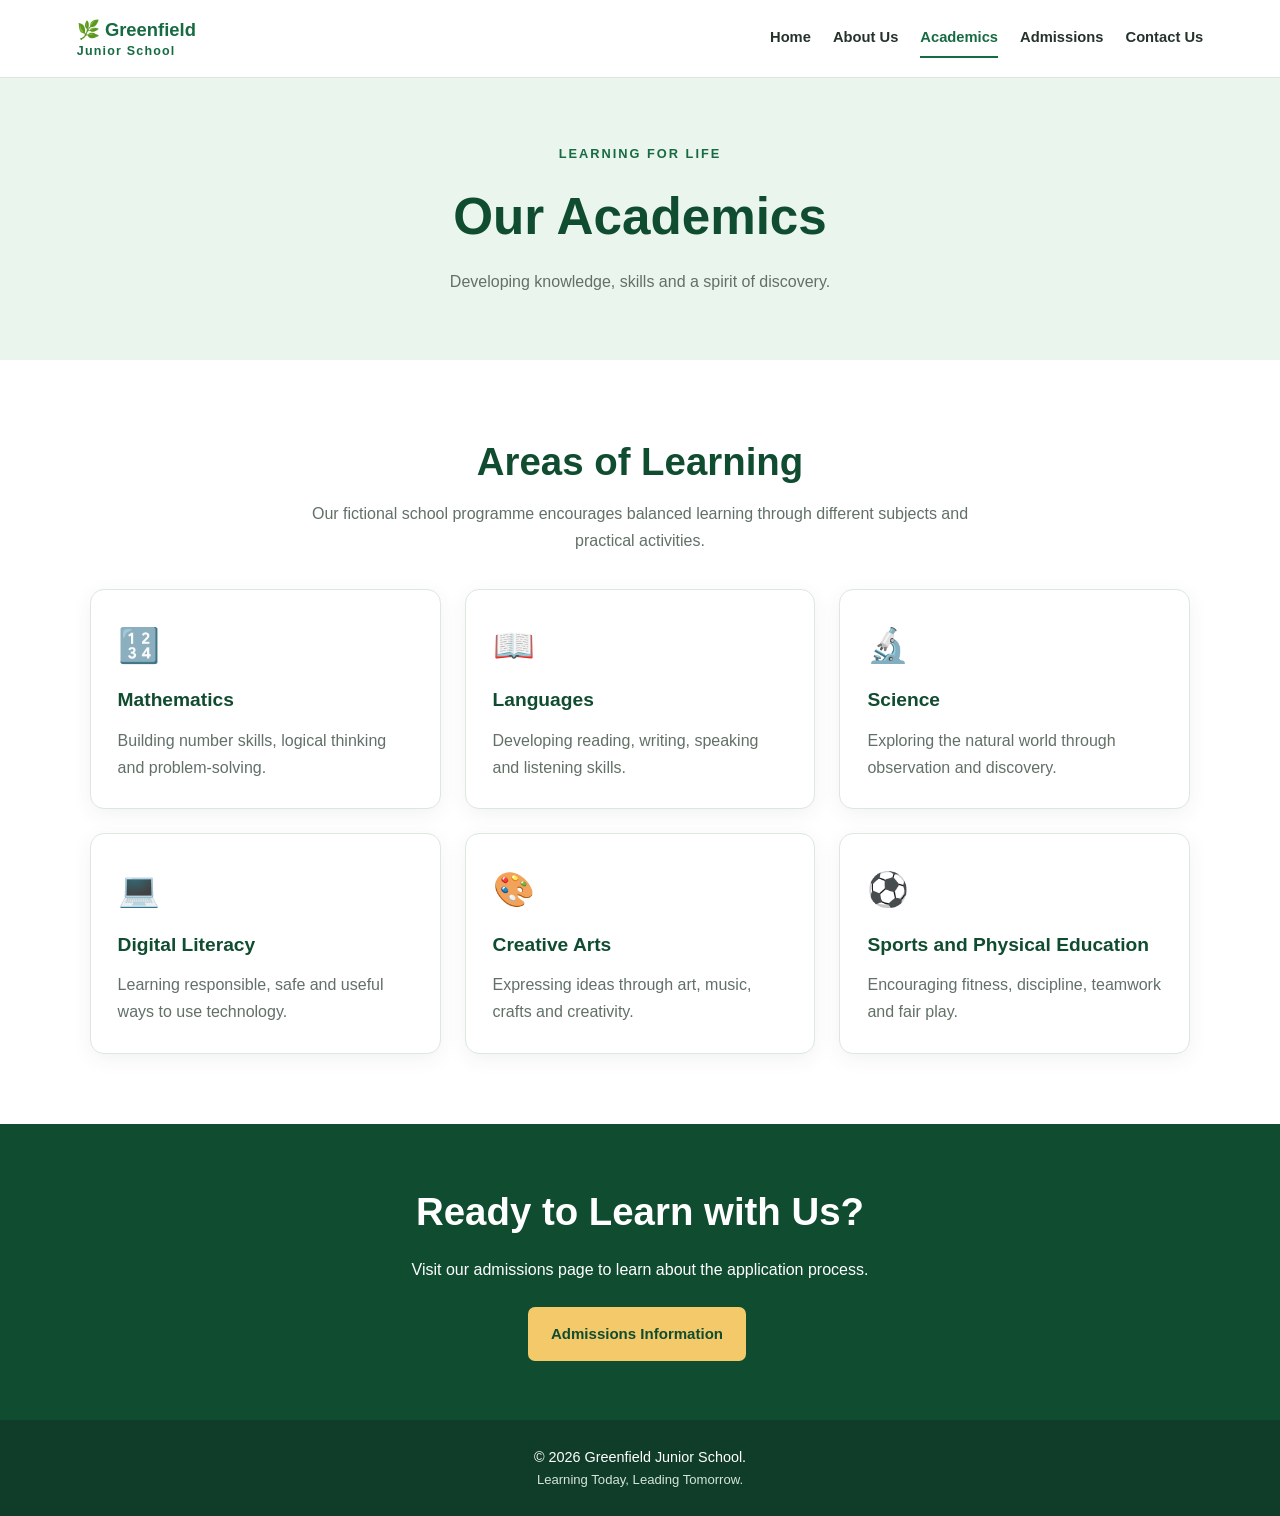
<file: admmissions.html>
<!DOCTYPE html>
<html lang="en">
<head>
  <meta charset="UTF-8">
  <meta name="viewport" content="width=device-width, initial-scale=1.0">
  <title>Academics | Greenfield Junior School</title>
  <link rel="stylesheet" href="style.css">
  <script src="script.js" defer></script>
</head>
<body>
  <header class="site-header">
    <a class="logo" href="index.html">🌿 Greenfield <span>Junior School</span></a>
    <button class="menu-toggle" aria-label="Toggle navigation"
      aria-expanded="false">☰</button>
    <nav class="nav">
      <a href="index.html">Home</a>
      <a href="about.html">About Us</a>
      <a class="active" href="academics.html">Academics</a>
      <a href="admissions.html">Admissions</a>
      <a href="contact.html">Contact Us</a>
    </nav>
  </header>

  <main>
    <section class="page-banner">
      <p class="eyebrow">LEARNING FOR LIFE</p>
      <h1>Our Academics</h1>
      <p>Developing knowledge, skills and a spirit of discovery.</p>
    </section>

    <section class="section">
      <div class="section-heading">
        <h2>Areas of Learning</h2>
        <p>Our fictional school programme encourages balanced learning
          through different subjects and practical activities.</p>
      </div>

      <div class="cards">
        <article class="card">
          <div class="card-icon">🔢</div>
          <h3>Mathematics</h3>
          <p>Building number skills, logical thinking and problem-solving.</p>
        </article>
        <article class="card">
          <div class="card-icon">📖</div>
          <h3>Languages</h3>
          <p>Developing reading, writing, speaking and listening skills.</p>
        </article>
        <article class="card">
          <div class="card-icon">🔬</div>
          <h3>Science</h3>
          <p>Exploring the natural world through observation and discovery.</p>
        </article>
        <article class="card">
          <div class="card-icon">💻</div>
          <h3>Digital Literacy</h3>
          <p>Learning responsible, safe and useful ways to use technology.</p>
        </article>
        <article class="card">
          <div class="card-icon">🎨</div>
          <h3>Creative Arts</h3>
          <p>Expressing ideas through art, music, crafts and creativity.</p>
        </article>
        <article class="card">
          <div class="card-icon">⚽</div>
          <h3>Sports and Physical Education</h3>
          <p>Encouraging fitness, discipline, teamwork and fair play.</p>
        </article>
      </div>
    </section>

    <section class="callout">
      <h2>Ready to Learn with Us?</h2>
      <p>Visit our admissions page to learn about the application process.</p>
      <a class="btn" href="admissions.html">Admissions Information</a>
    </section>
  </main>

  <footer class="footer">
    <p>© <span id="year"></span> Greenfield Junior School.</p>
    <p>Learning Today, Leading Tomorrow.</p>
  </footer>
</body>
</html>
</file>
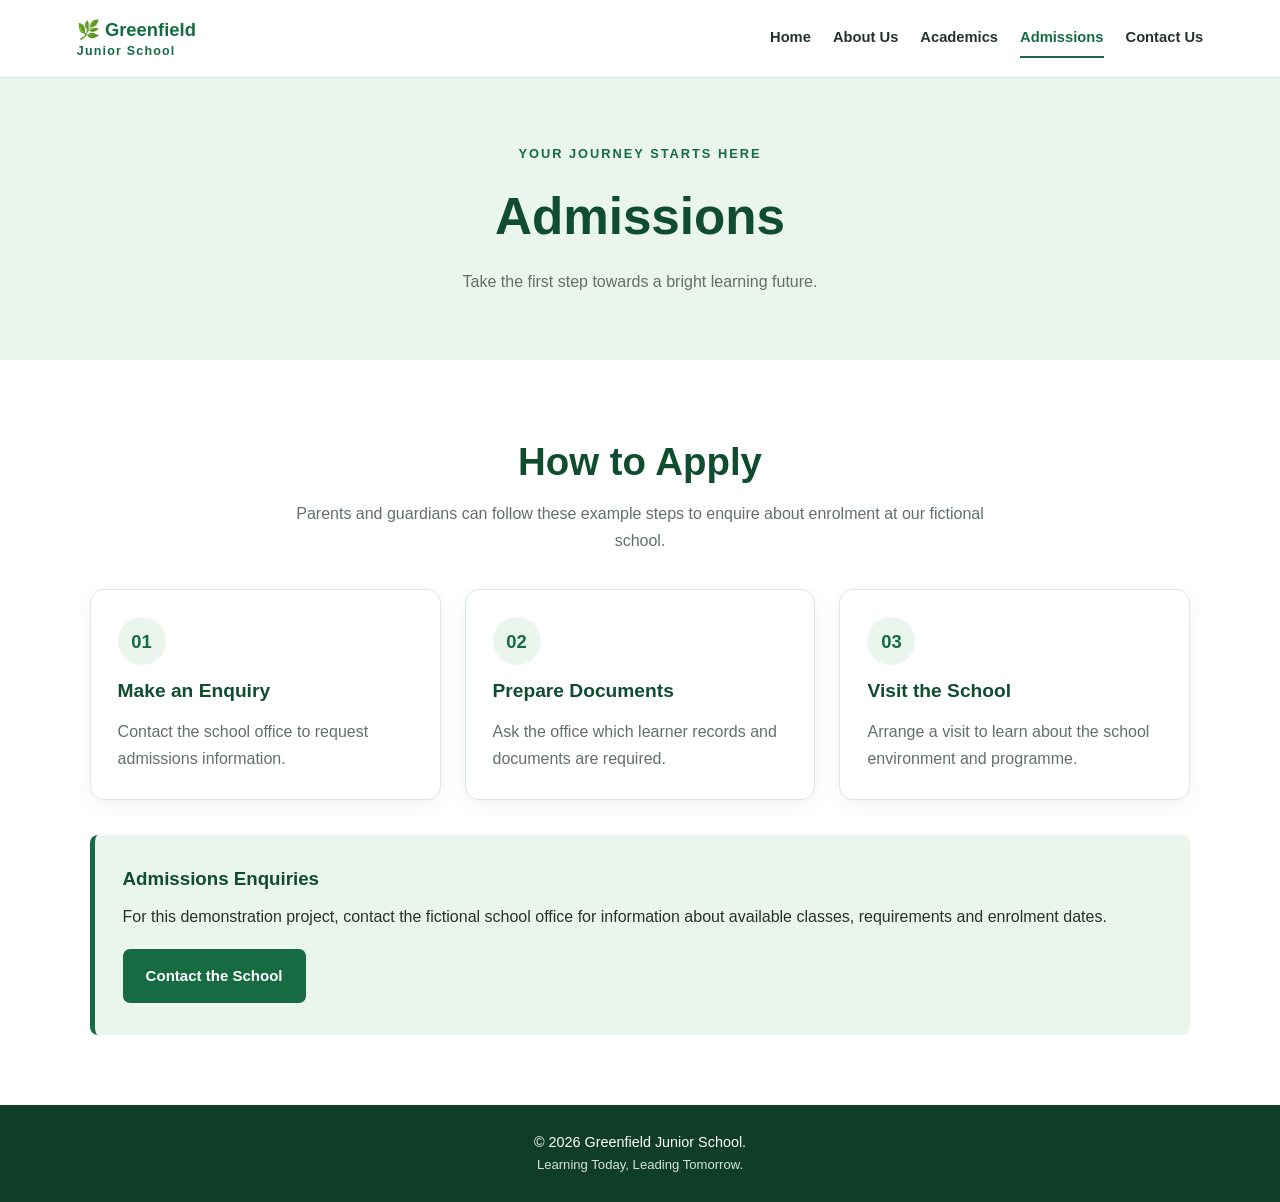
<file: contacts.html>
<!DOCTYPE html>
<html lang="en">
<head>
  <meta charset="UTF-8">
  <meta name="viewport" content="width=device-width, initial-scale=1.0">
  <title>Admissions | Greenfield Junior School</title>
  <link rel="stylesheet" href="style.css">
  <script src="script.js" defer></script>
</head>
<body>
  <header class="site-header">
    <a class="logo" href="index.html">🌿 Greenfield <span>Junior School</span></a>
    <button class="menu-toggle" aria-label="Toggle navigation"
      aria-expanded="false">☰</button>
    <nav class="nav">
      <a href="index.html">Home</a>
      <a href="about.html">About Us</a>
      <a href="academics.html">Academics</a>
      <a class="active" href="admissions.html">Admissions</a>
      <a href="contact.html">Contact Us</a>
    </nav>
  </header>

  <main>
    <section class="page-banner">
      <p class="eyebrow">YOUR JOURNEY STARTS HERE</p>
      <h1>Admissions</h1>
      <p>Take the first step towards a bright learning future.</p>
    </section>

    <section class="section">
      <div class="section-heading">
        <h2>How to Apply</h2>
        <p>Parents and guardians can follow these example steps
          to enquire about enrolment at our fictional school.</p>
      </div>

      <div class="cards">
        <article class="card">
          <div class="step-number">01</div>
          <h3>Make an Enquiry</h3>
          <p>Contact the school office to request admissions information.</p>
        </article>
        <article class="card">
          <div class="step-number">02</div>
          <h3>Prepare Documents</h3>
          <p>Ask the office which learner records and documents are required.</p>
        </article>
        <article class="card">
          <div class="step-number">03</div>
          <h3>Visit the School</h3>
          <p>Arrange a visit to learn about the school environment and programme.</p>
        </article>
      </div>

      <div class="notice">
        <h3>Admissions Enquiries</h3>
        <p>For this demonstration project, contact the fictional school
          office for information about available classes, requirements
          and enrolment dates.</p>
        <a class="btn" href="contact.html">Contact the School</a>
      </div>
    </section>
  </main>

  <footer class="footer">
    <p>© <span id="year"></span> Greenfield Junior School.</p>
    <p>Learning Today, Leading Tomorrow.</p>
  </footer>
</body>
</htm>
</file>
<file: style.css>
/* GREENFIELD JUNIOR SCHOOL WEBSITE */

:root {
  --green: #176b43;
  --dark-green: #104c30;
  --light-green: #eaf5ed;
  --gold: #f3c969;
  --text: #25332b;
  --muted: #627067;
  --white: #ffffff;
  --background: #f8faf8;
  --border: #dce7de;
}

* {
  box-sizing: border-box;
  margin: 0;
  padding: 0;
}

html {
  scroll-behavior: smooth;
}

body {
  font-family: Arial, Helvetica, sans-serif;
  color: var(--text);
  background: var(--white);
  line-height: 1.7;
}

a {
  color: inherit;
  text-decoration: none;
}

img {
  max-width: 100%;
  display: block;
}

.site-header {
  min-height: 78px;
  padding: 16px 6%;
  display: flex;
  justify-content: space-between;
  align-items: center;
  gap: 20px;
  background: var(--white);
  border-bottom: 1px solid var(--border);
  position: relative;
  z-index: 10;
}

.logo {
  color: var(--green);
  font-size: 1.15rem;
  font-weight: 800;
  line-height: 1.4;
}

.logo span {
  display: block;
  font-size: 0.78rem;
  letter-spacing: 1.2px;
}

.nav {
  display: flex;
  align-items: center;
  gap: 22px;
}

.nav a {
  font-size: 0.92rem;
  font-weight: 600;
  padding: 6px 0;
  border-bottom: 2px solid transparent;
}

.nav a:hover,
.nav a.active {
  color: var(--green);
  border-bottom-color: var(--green);
}

.menu-toggle {
  display: none;
  font-size: 1.6rem;
  background: none;
  border: none;
  cursor: pointer;
  color: var(--green);
}

.hero {
  padding: 65px 6%;
  display: grid;
  grid-template-columns: 1.05fr 0.95fr;
  align-items: center;
  gap: 45px;
  background: linear-gradient(135deg, #edf7ef, #ffffff);
}

.hero-content h1 {
  font-size: clamp(2.2rem, 4vw, 3.7rem);
  line-height: 1.12;
  margin: 14px 0 20px;
  color: var(--dark-green);
}

.hero-content h1 span {
  color: var(--green);
}

.hero-content > p:not(.eyebrow) {
  max-width: 570px;
  margin-bottom: 26px;
  color: var(--muted);
}

.hero img {
  width: 100%;
  height: 380px;
  object-fit: cover;
  border-radius: 22px;
  box-shadow: 0 16px 40px #163d2418;
}

.eyebrow {
  color: var(--green);
  font-size: 0.8rem;
  font-weight: 800;
  letter-spacing: 2px;
}

.btn {
  display: inline-block;
  padding: 12px 21px;
  margin: 4px 6px 4px 0;
  background: var(--green);
  color: var(--white);
  border: 2px solid var(--green);
  border-radius: 7px;
  font-size: 0.94rem;
  font-weight: 700;
  cursor: pointer;
  transition: 0.2s ease;
}

.btn:hover {
  background: var(--dark-green);
  border-color: var(--dark-green);
  transform: translateY(-2px);
}

.btn-light {
  color: var(--green);
  background: var(--white);
}

.btn-light:hover {
  color: var(--white);
}

.section {
  padding: 70px 7%;
}

.section-heading {
  max-width: 700px;
  margin: 0 auto 35px;
  text-align: center;
}

.section-heading h2,
.two-column h2,
.contact-layout h2 {
  font-size: clamp(1.8rem, 3vw, 2.5rem);
  color: var(--dark-green);
  line-height: 1.25;
  margin: 8px 0 14px;
}

.section-heading > p:not(.eyebrow) {
  color: var(--muted);
}

.cards {
  display: grid;
  grid-template-columns: repeat(3, minmax(0, 1fr));
  gap: 24px;
}

.card {
  background: var(--white);
  border: 1px solid var(--border);
  border-radius: 14px;
  padding: 27px;
  box-shadow: 0 5px 20px #173a2110;
  transition: transform 0.2s ease, box-shadow 0.2s ease;
}

.card:hover {
  transform: translateY(-5px);
  box-shadow: 0 12px 28px #173a2117;
}

.card h3 {
  color: var(--dark-green);
  margin: 10px 0;
  font-size: 1.2rem;
}

.card p {
  color: var(--muted);
}

.card-icon {
  font-size: 2.1rem;
}

.callout {
  padding: 55px 7%;
  text-align: center;
  background: var(--dark-green);
  color: var(--white);
}

.callout h2 {
  font-size: clamp(1.7rem, 3vw, 2.4rem);
  margin-bottom: 12px;
}

.callout p {
  margin-bottom: 20px;
}

.callout .btn {
  background: var(--gold);
  color: var(--dark-green);
  border-color: var(--gold);
}

.page-banner {
  padding: 65px 7%;
  text-align: center;
  background: var(--light-green);
}

.page-banner h1 {
  color: var(--dark-green);
  font-size: clamp(2rem, 4vw, 3.2rem);
  margin: 8px 0;
}

.page-banner p:last-child {
  color: var(--muted);
}

.two-column {
  display: grid;
  grid-template-columns: 1fr 1fr;
  align-items: center;
  gap: 45px;
}

.rounded-image {
  width: 100%;
  height: 340px;
  object-fit: cover;
  border-radius: 16px;
}

.tinted {
  background: var(--background);
}

.step-number {
  width: 48px;
  height: 48px;
  display: grid;
  place-items: center;
  border-radius: 50%;
  background: var(--light-green);
  color: var(--green);
  font-size: 1.15rem;
  font-weight: 800;
}

.notice {
  margin-top: 35px;
  padding: 28px;
  border-left: 5px solid var(--green);
  background: var(--light-green);
  border-radius: 8px;
}

.notice h3 {
  margin-bottom: 8px;
  color: var(--dark-green);
}

.notice p {
  margin-bottom: 15px;
}

.contact-layout {
  display: grid;
  grid-template-columns: 0.85fr 1.15fr;
  gap: 50px;
  align-items: start;
}

.contact-detail {
  margin: 24px 0;
}

.contact-detail strong {
  color: var(--green);
}

.contact-detail p {
  color: var(--muted);
}

.small-note {
  font-size: 0.85rem;
  color: var(--muted);
}

.contact-form {
  padding: 30px;
  background: var(--background);
  border: 1px solid var(--border);
  border-radius: 14px;
}

.contact-form h2 {
  margin-bottom: 20px;
}

.contact-form label {
  display: block;
  margin: 14px 0 5px;
  font-weight: 700;
  font-size: 0.93rem;
}

.contact-form input,
.contact-form select,
.contact-form textarea {
  width: 100%;
  padding: 12px;
  border: 1px solid #cbd8cd;
  border-radius: 7px;
  background: var(--white);
  color: var(--text);
  font: inherit;
}

.contact-form input:focus,
.contact-form select:focus,
.contact-form textarea:focus {
  outline: 2px solid var(--green);
  outline-offset: 2px;
}

.contact-form textarea {
  resize: vertical;
}

.form-response {
  margin-top: 15px;
  color: var(--dark-green);
  font-weight: 700;
}

.footer {
  padding: 25px 6%;
  text-align: center;
  background: #103d29;
  color: var(--white);
  font-size: 0.9rem;
}

.footer p + p {
  color: #d4e6d8;
  font-size: 0.82rem;
}

/* TABLETS AND MOBILE PHONES */
@media (max-width: 900px) {
  .site-header {
    flex-wrap: wrap;
  }

  .menu-toggle {
    display: block;
  }

  .nav {
    display: none;
    flex-direction: column;
    align-items: stretch;
    width: 100%;
    gap: 5px;
    padding-top: 10px;
  }

  .nav.open {
    display: flex;
  }

  .nav a {
    padding: 9px 5px;
  }

  .hero {
    grid-template-columns: 1fr;
    padding-top: 45px;
  }

  .hero img {
    height: 300px;
  }

  .cards {
    grid-template-columns: repeat(2, minmax(0, 1fr));
  }

  .two-column,
  .contact-layout {
    grid-template-columns: 1fr;
  }
}

@media (max-width: 560px) {
  .section {
    padding: 45px 5%;
  }

  .hero {
    padding: 40px 5%;
    gap: 28px;
  }

  .hero img {
    height: 240px;
  }

  .cards {
    grid-template-columns: 1fr;
  }

  .page-banner {
    padding: 45px 5%;
  }

  .contact-form {
    padding: 20px;
  }

  .btn {
    margin-bottom: 8px;
  }
}
</file>
